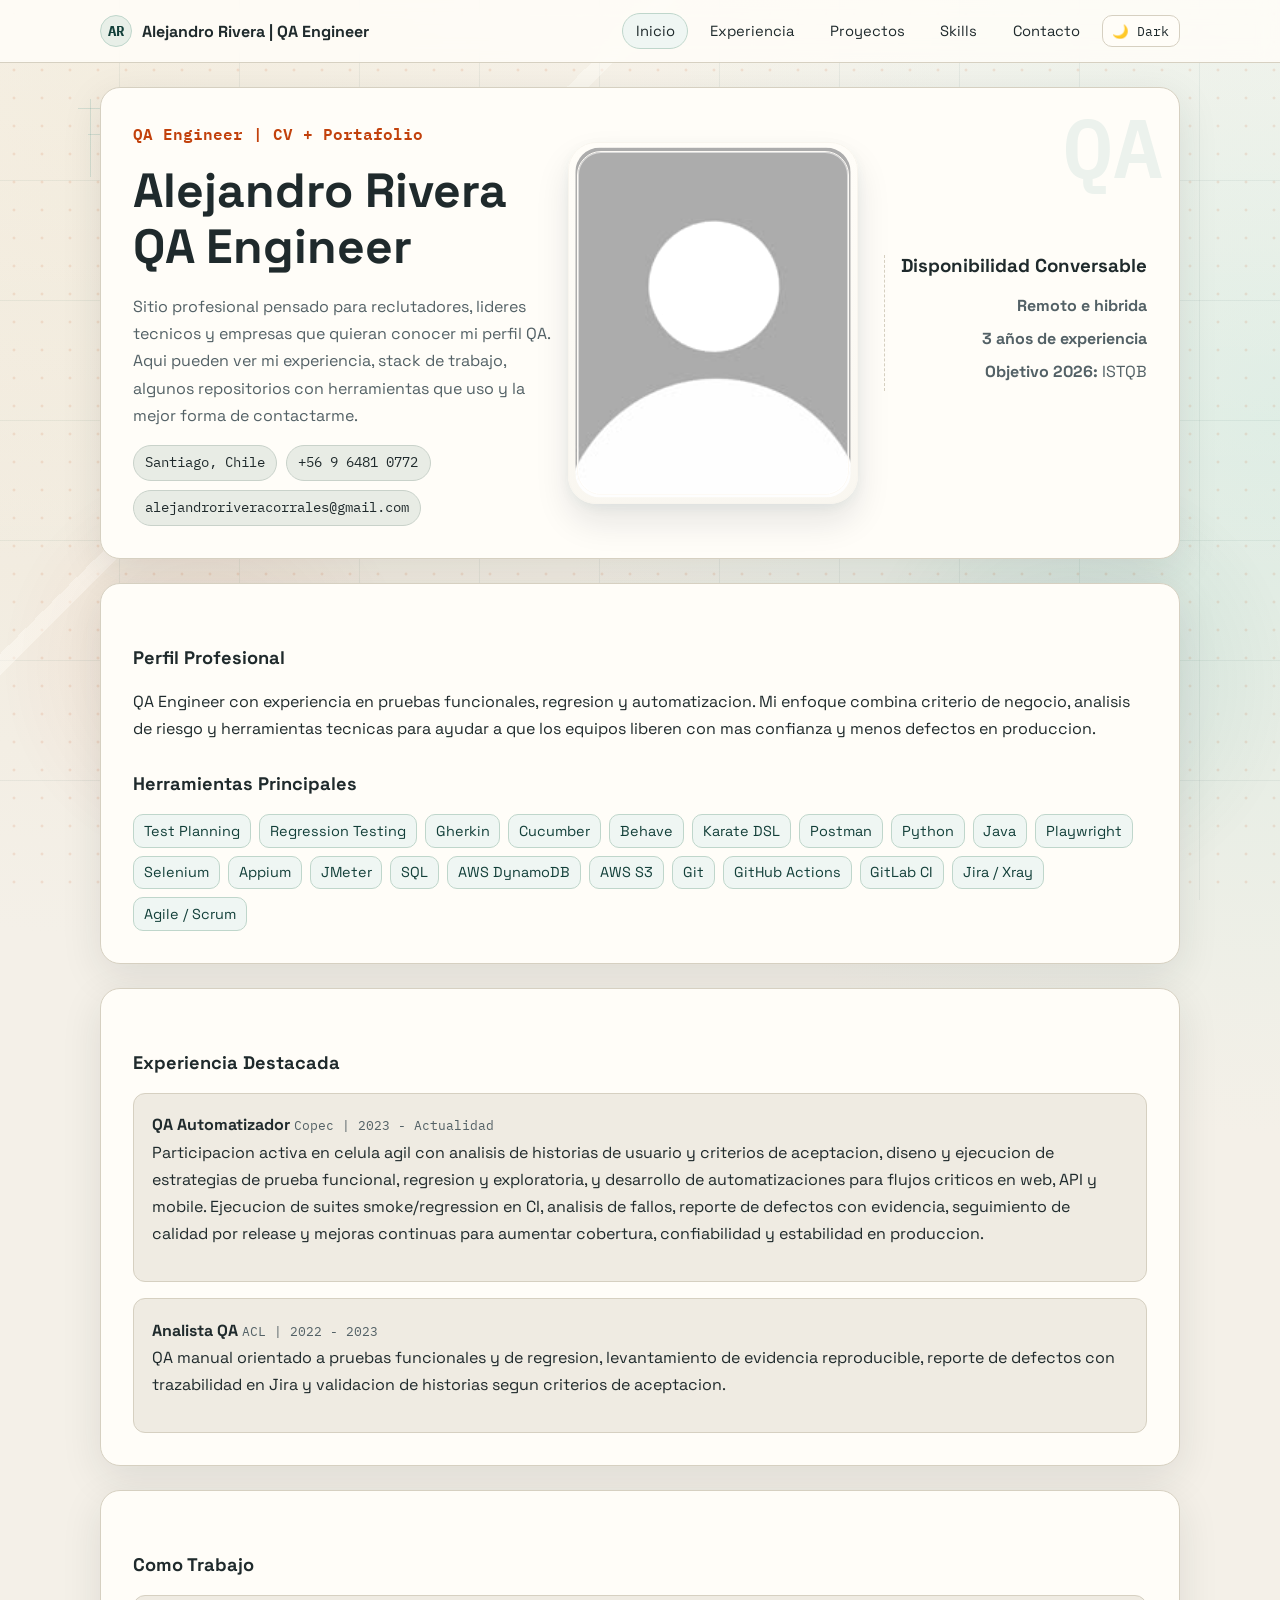
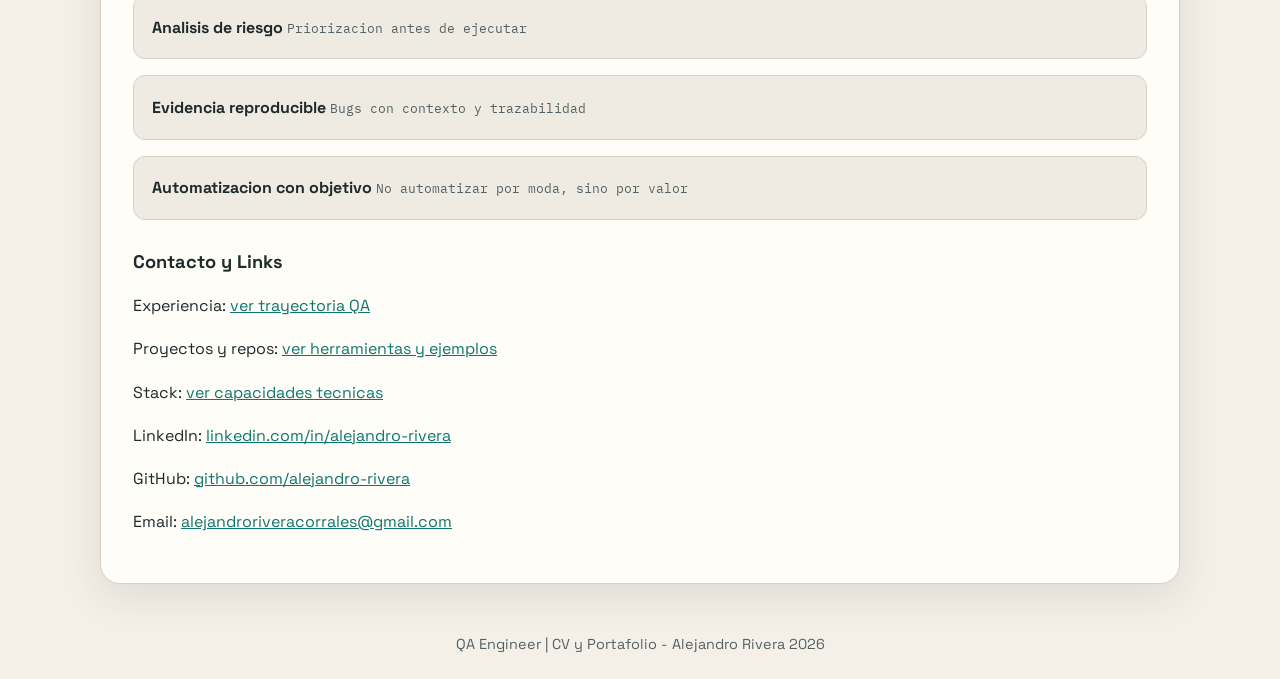
<file: index.html>
<!doctype html>
<html lang="es">
<head>
  <meta charset="UTF-8" />
  <meta name="viewport" content="width=device-width, initial-scale=1.0" />
  <title>QA Engineer | CV y Portafolio - Alejandro Rivera</title>
  <link rel="preconnect" href="https://fonts.googleapis.com" />
  <link rel="preconnect" href="https://fonts.gstatic.com" crossorigin />
  <link href="https://fonts.googleapis.com/css2?family=Space+Grotesk:wght@400;500;700&family=IBM+Plex+Mono:wght@400;600&display=swap" rel="stylesheet" />
  <link rel="stylesheet" href="assets/css/styles.css?v=5" />
</head>
<body>
  <header class="site-header">
    <div class="container nav-row">
      <a class="brand" href="index.html"><span class="brand-mark">AR</span> Alejandro Rivera | QA Engineer</a>
      <button class="nav-toggle" type="button">Menu</button>
      <div style="display: flex; align-items: center;">
        <nav class="nav-links">
          <a class="active" href="index.html">Inicio</a>
          <a href="pages/experiencia.html">Experiencia</a>
          <a href="pages/proyectos.html">Proyectos</a>
          <a href="pages/skills.html">Skills</a>
          <a href="pages/contacto.html">Contacto</a>
        </nav>
        <button class="theme-toggle" type="button">🌙 Dark</button>
      </div>
    </div>
  </header>

  <main class="container page">
    <section class="card hero">
      <div>
        <p class="accent">QA Engineer | CV + Portafolio</p>
        <h1>Alejandro Rivera<br />QA Engineer</h1>
        <p class="subtitle">
          Sitio profesional pensado para reclutadores, lideres tecnicos y empresas que quieran conocer
          mi perfil QA. Aqui pueden ver mi experiencia, stack de trabajo, algunos repositorios con
          herramientas que uso y la mejor forma de contactarme.
        </p>
        <div class="meta">
          <span class="chip">Santiago, Chile</span>
          <span class="chip">+56 9 6481 0772</span>
          <span class="chip">alejandroriveracorrales@gmail.com</span>
        </div>
      </div>
      <figure class="hero-photo">
        <img src="assets/img/image.jpg" alt="Foto de Alejandro Rivera" width="260" height="325" />
      </figure>
      <aside class="status">
        <h3>Disponibilidad Conversable</h3>
        <p><strong>Remoto e hibrida</strong></p>
        <p><strong>3 años de experiencia</strong></p>
        <p><strong>Objetivo 2026:</strong> ISTQB</p>
      </aside>
    </section>

    <section class="card grid">
      <article>
        <h2 class="section-title">Perfil Profesional</h2>
        <p>
          QA Engineer con experiencia en pruebas funcionales, regresion y automatizacion.
          Mi enfoque combina criterio de negocio, analisis de riesgo y herramientas tecnicas para ayudar
          a que los equipos liberen con mas confianza y menos defectos en produccion.
        </p>
      </article>
      <article>
        <h2 class="section-title">Herramientas Principales</h2>
        <div class="skills">
          <button class="skill" type="button" data-tooltip="Defino alcance, riesgos, escenarios criticos y criterios de salida para organizar la estrategia de pruebas de cada entrega.">Test Planning</button>
          <button class="skill" type="button" data-tooltip="Lo uso para validar que los cambios no rompan flujos ya estables y priorizar regresiones segun el impacto del release.">Regression Testing</button>
          <button class="skill" type="button" data-tooltip="Lo uso para escribir escenarios BDD claros y legibles, alineando criterios de aceptacion entre negocio, QA y desarrollo.">Gherkin</button>
          <button class="skill" type="button" data-tooltip="Lo uso para implementar escenarios BDD ejecutables y mantener suites funcionales legibles para negocio y QA.">Cucumber</button>
          <button class="skill" type="button" data-tooltip="Lo he usado junto con Python para automatizar escenarios BDD, conectando lenguaje Gherkin con pasos reutilizables.">Behave</button>
          <button class="skill" type="button" data-tooltip="Lo he usado para automatizar pruebas de API con una sintaxis declarativa, validaciones compactas y buena mantenibilidad.">Karate DSL</button>
          <button class="skill" type="button" data-tooltip="Lo uso para diseñar, ejecutar y documentar pruebas de API, validando status codes, payloads y comportamientos esperados.">Postman</button>
          <button class="skill" type="button" data-tooltip="Lo uso para construir automatizaciones QA, utilidades de soporte y flujos BDD con foco en mantenibilidad y claridad.">Python</button>
          <button class="skill" type="button" data-tooltip="Lo he utilizado para trabajar con herramientas y frameworks de automatizacion orientados a pruebas API y backend.">Java</button>
          <button class="skill" type="button" data-tooltip="Lo he usado para pruebas automatizadas web usando Python y Behave para BDD, validando flujos end-to-end en navegadores modernos.">Playwright</button>
          <button class="skill" type="button" data-tooltip="He automatizado y mantenido codigo de pruebas automatizadas con Selenium en proyectos legacy, cuidando estabilidad y continuidad de la suite.">Selenium</button>
          <button class="skill" type="button" data-tooltip="Lo uso para automatizar pruebas moviles sobre Android y iOS, validando flujos funcionales en aplicaciones nativas e hibridas.">Appium</button>
          <button class="skill" type="button" data-tooltip="Lo he usado para pruebas de rendimiento y carga, analizando tiempos de respuesta y comportamiento bajo concurrencia.">JMeter</button>
          <button class="skill" type="button" data-tooltip="Lo uso para consultar, validar y contrastar datos en base de datos durante pruebas funcionales, de integracion y de consistencia.">SQL</button>
          <button class="skill" type="button" data-tooltip="Lo uso para validar datos y flujos apoyados en DynamoDB cuando las pruebas requieren revisar persistencia y consistencia de informacion.">AWS DynamoDB</button>
          <button class="skill" type="button" data-tooltip="Lo he utilizado para validar archivos, evidencias y objetos almacenados en S3 dentro de flujos funcionales e integraciones.">AWS S3</button>
          <button class="skill" type="button" data-tooltip="Lo uso para versionar codigo, revisar cambios y mantener trazabilidad clara en flujos de desarrollo y automatizacion QA.">Git</button>
          <button class="skill" type="button" data-tooltip="Lo uso para ejecutar pipelines de validacion, automatizaciones QA y checks que ayudan a mantener la calidad en cada cambio.">GitHub Actions</button>
          <button class="skill" type="button" data-tooltip="Lo he usado para ejecutar pipelines CI, automatizar validaciones y apoyar procesos de entrega continua en proyectos con GitLab.">GitLab CI</button>
          <button class="skill" type="button" data-tooltip="Lo uso para gestionar historias, evidencias, ejecuciones y trazabilidad de pruebas dentro del ciclo QA del equipo.">Jira / Xray</button>
          <button class="skill" type="button" data-tooltip="Trabajo bajo metodologias agiles para planificar, refinar, ejecutar y dar seguimiento a historias, bugs y entregas junto al equipo.">Agile / Scrum</button>
        </div>
      </article>
    </section>

    <section class="card grid">
      <article>
        <h2 class="section-title">Experiencia Destacada</h2>
        <ul class="list">
          <li class="timeline-item">
            <strong>QA Automatizador</strong>
            <small>Copec | 2023 - Actualidad</small>
            <p>
              Participacion activa en celula agil con analisis de historias de usuario y criterios de aceptacion,
              diseno y ejecucion de estrategias de prueba funcional, regresion y exploratoria, y desarrollo de
              automatizaciones para flujos criticos en web, API y mobile. Ejecucion de suites smoke/regression en CI,
              analisis de fallos, reporte de defectos con evidencia, seguimiento de calidad por release y mejoras
              continuas para aumentar cobertura, confiabilidad y estabilidad en produccion.
            </p>
          </li>
          <li class="timeline-item">
            <strong>Analista QA</strong>
            <small>ACL | 2022 - 2023</small>
            <p>
              QA manual orientado a pruebas funcionales y de regresion, levantamiento de evidencia reproducible,
              reporte de defectos con trazabilidad en Jira y validacion de historias segun criterios de aceptacion.
            </p>
          </li>
        </ul>
      </article>
    </section>

    <section class="card grid">
      <article>
        <h2 class="section-title">Como Trabajo</h2>
        <ul class="list">
          <li class="timeline-item">
            <strong>Analisis de riesgo</strong>
            <small>Priorizacion antes de ejecutar</small>
          </li>
          <li class="timeline-item">
            <strong>Evidencia reproducible</strong>
            <small>Bugs con contexto y trazabilidad</small>
          </li>
          <li class="timeline-item">
            <strong>Automatizacion con objetivo</strong>
            <small>No automatizar por moda, sino por valor</small>
          </li>
        </ul>
      </article>
      <article class="contact">
        <h2 class="section-title">Contacto y Links</h2>
        <p>Experiencia: <a href="pages/experiencia.html">ver trayectoria QA</a></p>
        <p>Proyectos y repos: <a href="pages/proyectos.html">ver herramientas y ejemplos</a></p>
        <p>Stack: <a href="pages/skills.html">ver capacidades tecnicas</a></p>
        <p>LinkedIn: <a href="https://www.linkedin.com" target="_blank" rel="noreferrer">linkedin.com/in/alejandro-rivera</a></p>
        <p>GitHub: <a href="https://github.com" target="_blank" rel="noreferrer">github.com/alejandro-rivera</a></p>
        <p>Email: <a href="mailto:alejandroriveracorrales@gmail.com">alejandroriveracorrales@gmail.com</a></p>
      </article>
    </section>
  </main>

  <footer class="site-footer"><p>QA Engineer | CV y Portafolio - Alejandro Rivera <span data-year></span></p></footer>
  <script src="assets/js/app.js?v=4"></script>
</body>
</html>
</file>
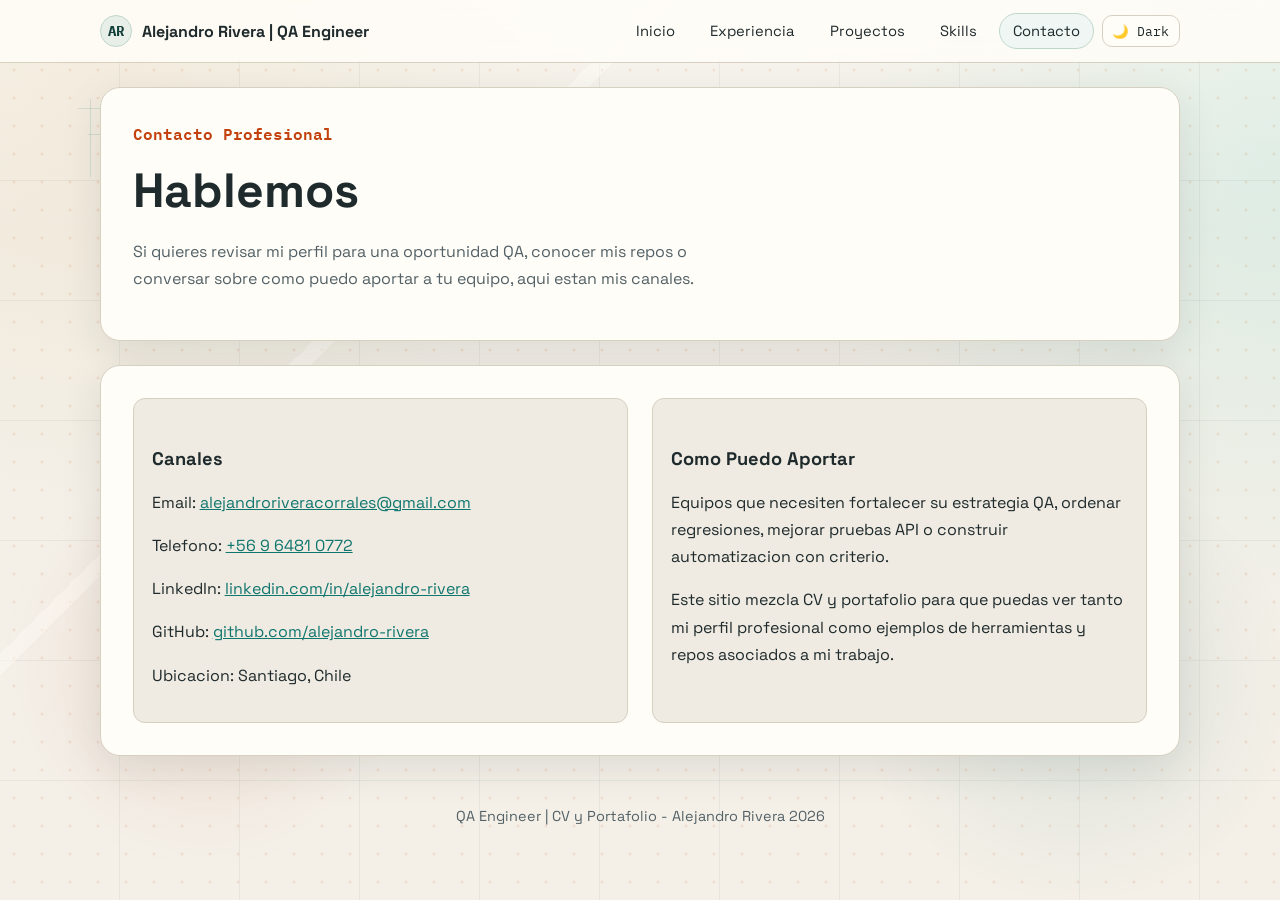
<file: pages/contacto.html>
<!doctype html>
<html lang="es">
<head>
  <meta charset="UTF-8" />
  <meta name="viewport" content="width=device-width, initial-scale=1.0" />
  <title>Contacto | CV y Portafolio - Alejandro Rivera</title>
  <link rel="preconnect" href="https://fonts.googleapis.com" />
  <link rel="preconnect" href="https://fonts.gstatic.com" crossorigin />
  <link href="https://fonts.googleapis.com/css2?family=Space+Grotesk:wght@400;500;700&family=IBM+Plex+Mono:wght@400;600&display=swap" rel="stylesheet" />
  <link rel="stylesheet" href="../assets/css/styles.css?v=5" />
</head>
<body>
  <header class="site-header">
    <div class="container nav-row">
      <a class="brand" href="../index.html"><span class="brand-mark">AR</span> Alejandro Rivera | QA Engineer</a>
      <button class="nav-toggle" type="button">Menu</button>
      <div style="display: flex; align-items: center;">
        <nav class="nav-links">
          <a href="../index.html">Inicio</a>
          <a href="experiencia.html">Experiencia</a>
          <a href="proyectos.html">Proyectos</a>
          <a href="skills.html">Skills</a>
          <a class="active" href="contacto.html">Contacto</a>
        </nav>
        <button class="theme-toggle" type="button">🌙 Dark</button>
      </div>
    </div>
  </header>

  <main class="container page">
    <section class="card">
      <p class="accent">Contacto Profesional</p>
      <h1>Hablemos</h1>
      <p class="subtitle">Si quieres revisar mi perfil para una oportunidad QA, conocer mis repos o conversar sobre como puedo aportar a tu equipo, aqui estan mis canales.</p>
    </section>

    <section class="card grid-2">
      <article class="panel">
        <h2 class="section-title">Canales</h2>
        <p>Email: <a href="mailto:alejandroriveracorrales@gmail.com">alejandroriveracorrales@gmail.com</a></p>
        <p>Telefono: <a href="tel:+56964810772">+56 9 6481 0772</a></p>
        <p>LinkedIn: <a href="https://www.linkedin.com" target="_blank" rel="noreferrer">linkedin.com/in/alejandro-rivera</a></p>
        <p>GitHub: <a href="https://github.com" target="_blank" rel="noreferrer">github.com/alejandro-rivera</a></p>
        <p>Ubicacion: Santiago, Chile</p>
      </article>
      <article class="panel">
        <h2 class="section-title">Como Puedo Aportar</h2>
        <p>Equipos que necesiten fortalecer su estrategia QA, ordenar regresiones, mejorar pruebas API o construir automatizacion con criterio.</p>
        <p>Este sitio mezcla CV y portafolio para que puedas ver tanto mi perfil profesional como ejemplos de herramientas y repos asociados a mi trabajo.</p>
      </article>
    </section>

  </main>

  <footer class="site-footer"><p>QA Engineer | CV y Portafolio - Alejandro Rivera <span data-year></span></p></footer>
  <script src="../assets/js/app.js?v=4"></script>
</body>
</html>
</file>
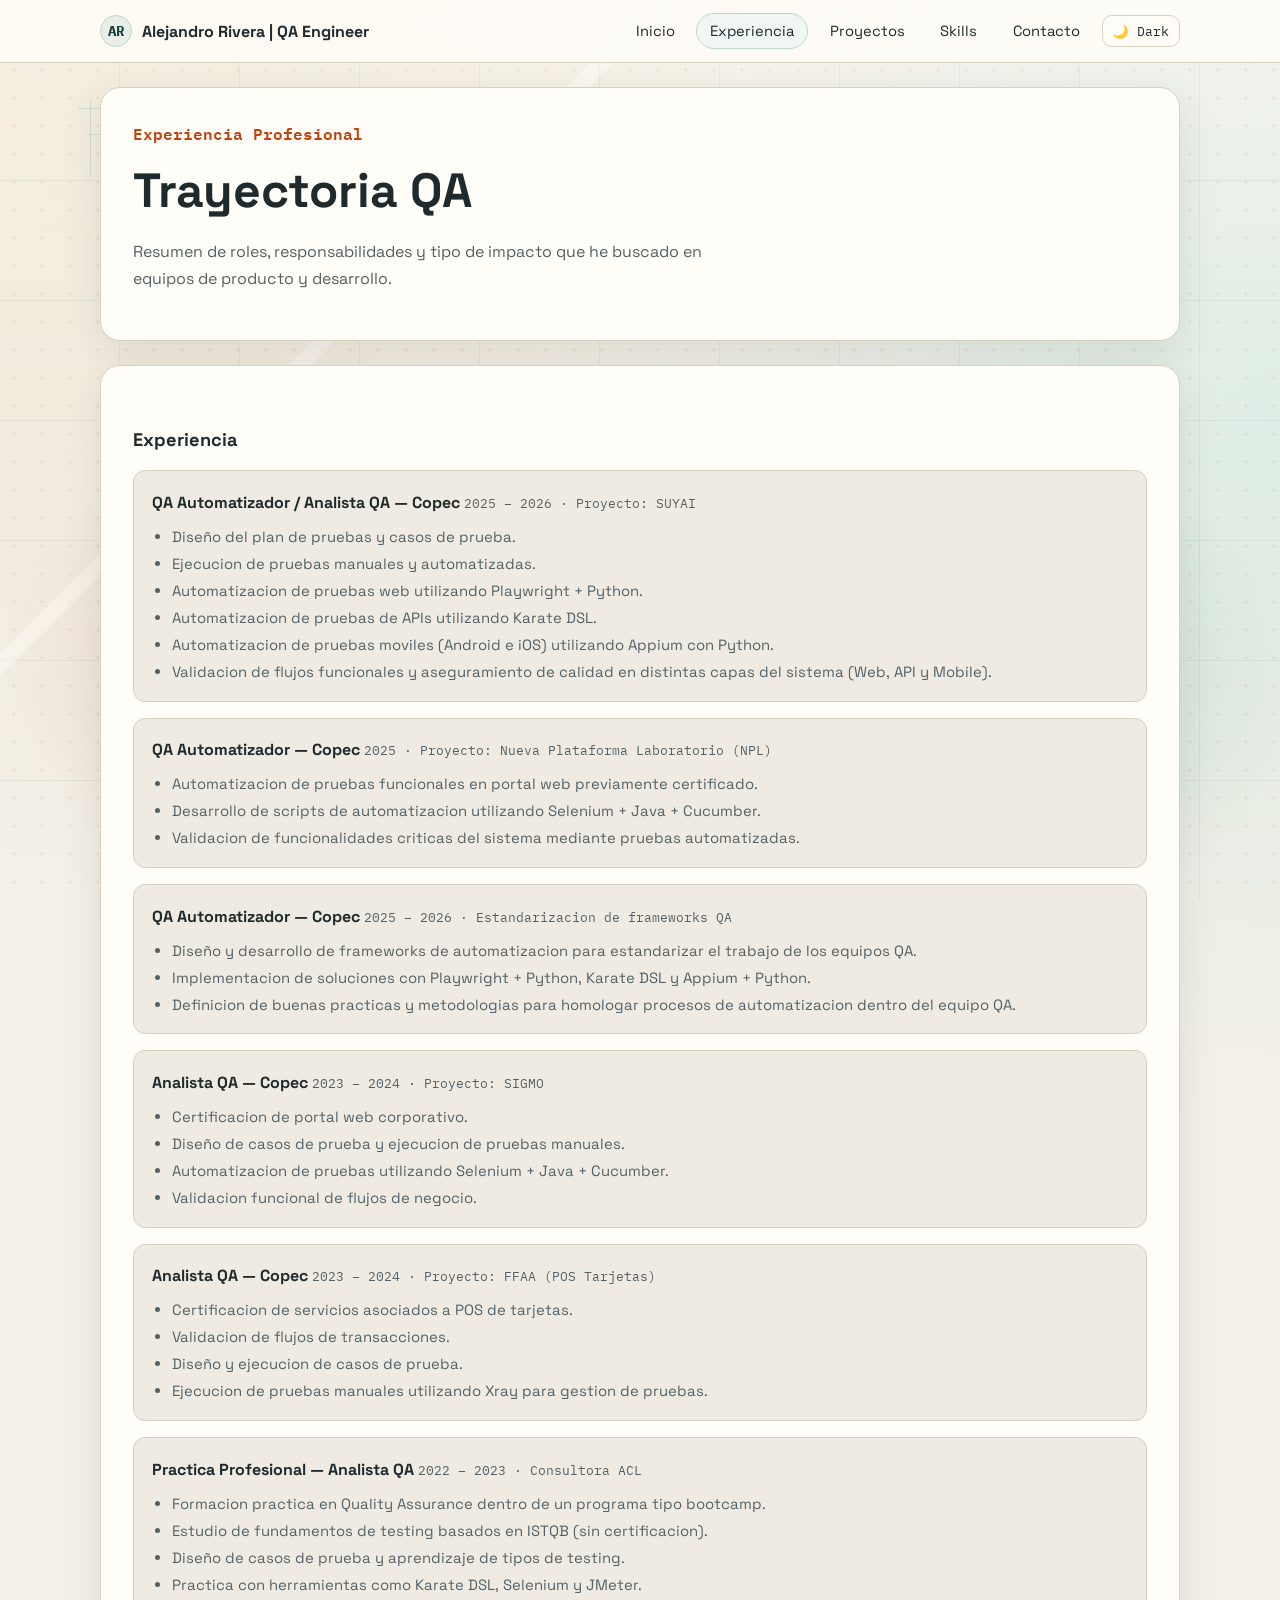
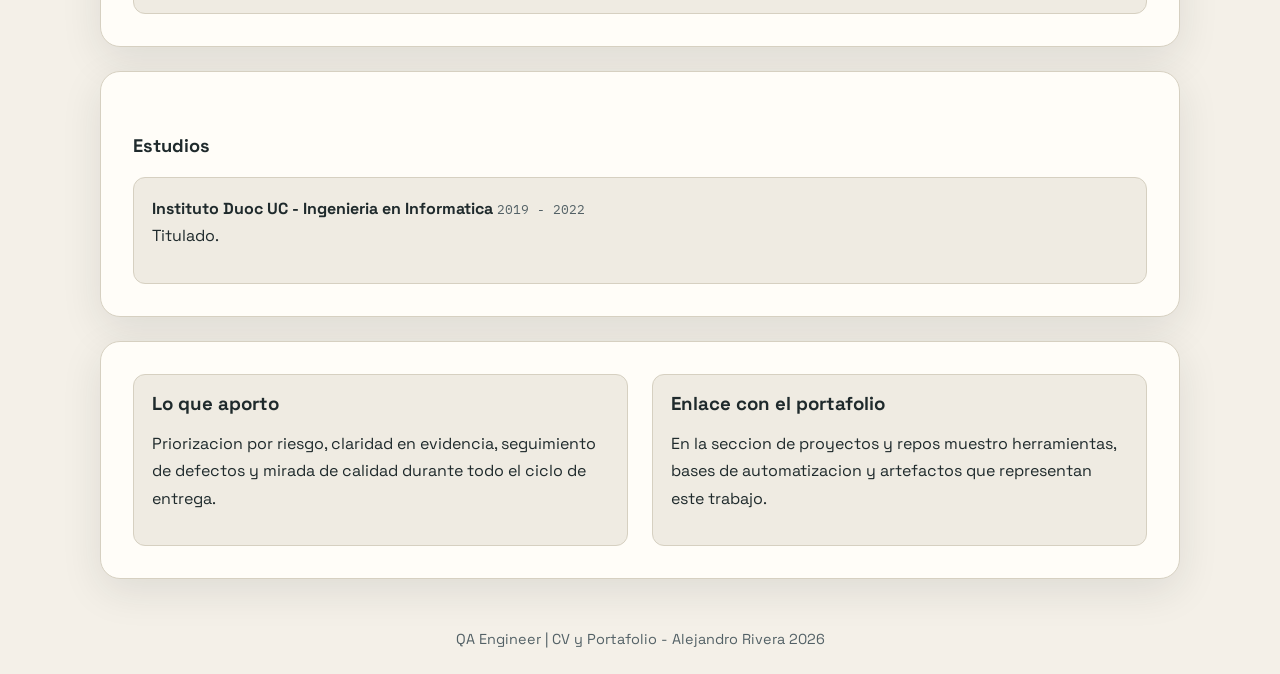
<file: pages/experiencia.html>
<!doctype html>
<html lang="es">
<head>
  <meta charset="UTF-8" />
  <meta name="viewport" content="width=device-width, initial-scale=1.0" />
  <title>Experiencia QA | CV y Portafolio - Alejandro Rivera</title>
  <link rel="preconnect" href="https://fonts.googleapis.com" />
  <link rel="preconnect" href="https://fonts.gstatic.com" crossorigin />
  <link href="https://fonts.googleapis.com/css2?family=Space+Grotesk:wght@400;500;700&family=IBM+Plex+Mono:wght@400;600&display=swap" rel="stylesheet" />
  <link rel="stylesheet" href="../assets/css/styles.css?v=5" />
</head>
<body>
  <header class="site-header">
    <div class="container nav-row">
      <a class="brand" href="../index.html"><span class="brand-mark">AR</span> Alejandro Rivera | QA Engineer</a>
      <button class="nav-toggle" type="button">Menu</button>
      <div style="display: flex; align-items: center;">
        <nav class="nav-links">
          <a href="../index.html">Inicio</a>
          <a class="active" href="experiencia.html">Experiencia</a>
          <a href="proyectos.html">Proyectos</a>
          <a href="skills.html">Skills</a>
          <a href="contacto.html">Contacto</a>
        </nav>
        <button class="theme-toggle" type="button">🌙 Dark</button>
      </div>
    </div>
  </header>

  <main class="container page">
    <section class="card">
      <p class="accent">Experiencia Profesional</p>
      <h1>Trayectoria QA</h1>
      <p class="subtitle">Resumen de roles, responsabilidades y tipo de impacto que he buscado en equipos de producto y desarrollo.</p>
    </section>

    <section class="card">
      <h2 class="section-title">Experiencia</h2>
      <ul class="list">

        <li class="timeline-item">
          <strong>QA Automatizador / Analista QA — Copec</strong>
          <small>2025 – 2026 &middot; Proyecto: SUYAI</small>
          <ul class="timeline-bullets">
            <li>Diseño del plan de pruebas y casos de prueba.</li>
            <li>Ejecucion de pruebas manuales y automatizadas.</li>
            <li>Automatizacion de pruebas web utilizando Playwright + Python.</li>
            <li>Automatizacion de pruebas de APIs utilizando Karate DSL.</li>
            <li>Automatizacion de pruebas moviles (Android e iOS) utilizando Appium con Python.</li>
            <li>Validacion de flujos funcionales y aseguramiento de calidad en distintas capas del sistema (Web, API y Mobile).</li>
          </ul>
        </li>

        <li class="timeline-item">
          <strong>QA Automatizador — Copec</strong>
          <small>2025 &middot; Proyecto: Nueva Plataforma Laboratorio (NPL)</small>
          <ul class="timeline-bullets">
            <li>Automatizacion de pruebas funcionales en portal web previamente certificado.</li>
            <li>Desarrollo de scripts de automatizacion utilizando Selenium + Java + Cucumber.</li>
            <li>Validacion de funcionalidades criticas del sistema mediante pruebas automatizadas.</li>
          </ul>
        </li>

        <li class="timeline-item">
          <strong>QA Automatizador — Copec</strong>
          <small>2025 – 2026 &middot; Estandarizacion de frameworks QA</small>
          <ul class="timeline-bullets">
            <li>Diseño y desarrollo de frameworks de automatizacion para estandarizar el trabajo de los equipos QA.</li>
            <li>Implementacion de soluciones con Playwright + Python, Karate DSL y Appium + Python.</li>
            <li>Definicion de buenas practicas y metodologias para homologar procesos de automatizacion dentro del equipo QA.</li>
          </ul>
        </li>

        <li class="timeline-item">
          <strong>Analista QA — Copec</strong>
          <small>2023 – 2024 &middot; Proyecto: SIGMO</small>
          <ul class="timeline-bullets">
            <li>Certificacion de portal web corporativo.</li>
            <li>Diseño de casos de prueba y ejecucion de pruebas manuales.</li>
            <li>Automatizacion de pruebas utilizando Selenium + Java + Cucumber.</li>
            <li>Validacion funcional de flujos de negocio.</li>
          </ul>
        </li>

        <li class="timeline-item">
          <strong>Analista QA — Copec</strong>
          <small>2023 – 2024 &middot; Proyecto: FFAA (POS Tarjetas)</small>
          <ul class="timeline-bullets">
            <li>Certificacion de servicios asociados a POS de tarjetas.</li>
            <li>Validacion de flujos de transacciones.</li>
            <li>Diseño y ejecucion de casos de prueba.</li>
            <li>Ejecucion de pruebas manuales utilizando Xray para gestion de pruebas.</li>
          </ul>
        </li>

        <li class="timeline-item">
          <strong>Practica Profesional — Analista QA</strong>
          <small>2022 – 2023 &middot; Consultora ACL</small>
          <ul class="timeline-bullets">
            <li>Formacion practica en Quality Assurance dentro de un programa tipo bootcamp.</li>
            <li>Estudio de fundamentos de testing basados en ISTQB (sin certificacion).</li>
            <li>Diseño de casos de prueba y aprendizaje de tipos de testing.</li>
            <li>Practica con herramientas como Karate DSL, Selenium y JMeter.</li>
          </ul>
        </li>

      </ul>
    </section>

    <section class="card">
      <h2 class="section-title">Estudios</h2>
      <ul class="list">
        <li class="timeline-item">
          <strong>Instituto Duoc UC - Ingenieria en Informatica</strong>
          <small>2019 - 2022</small>
          <p>Titulado.</p>
        </li>
      </ul>
    </section>

    <section class="card grid-2">
      <article class="panel">
        <h3>Lo que aporto</h3>
        <p>Priorizacion por riesgo, claridad en evidencia, seguimiento de defectos y mirada de calidad durante todo el ciclo de entrega.</p>
      </article>
      <article class="panel">
        <h3>Enlace con el portafolio</h3>
        <p>En la seccion de proyectos y repos muestro herramientas, bases de automatizacion y artefactos que representan este trabajo.</p>
      </article>
    </section>
  </main>

  <footer class="site-footer"><p>QA Engineer | CV y Portafolio - Alejandro Rivera <span data-year></span></p></footer>
  <script src="../assets/js/app.js?v=4"></script>
</body>
</html>
</file>
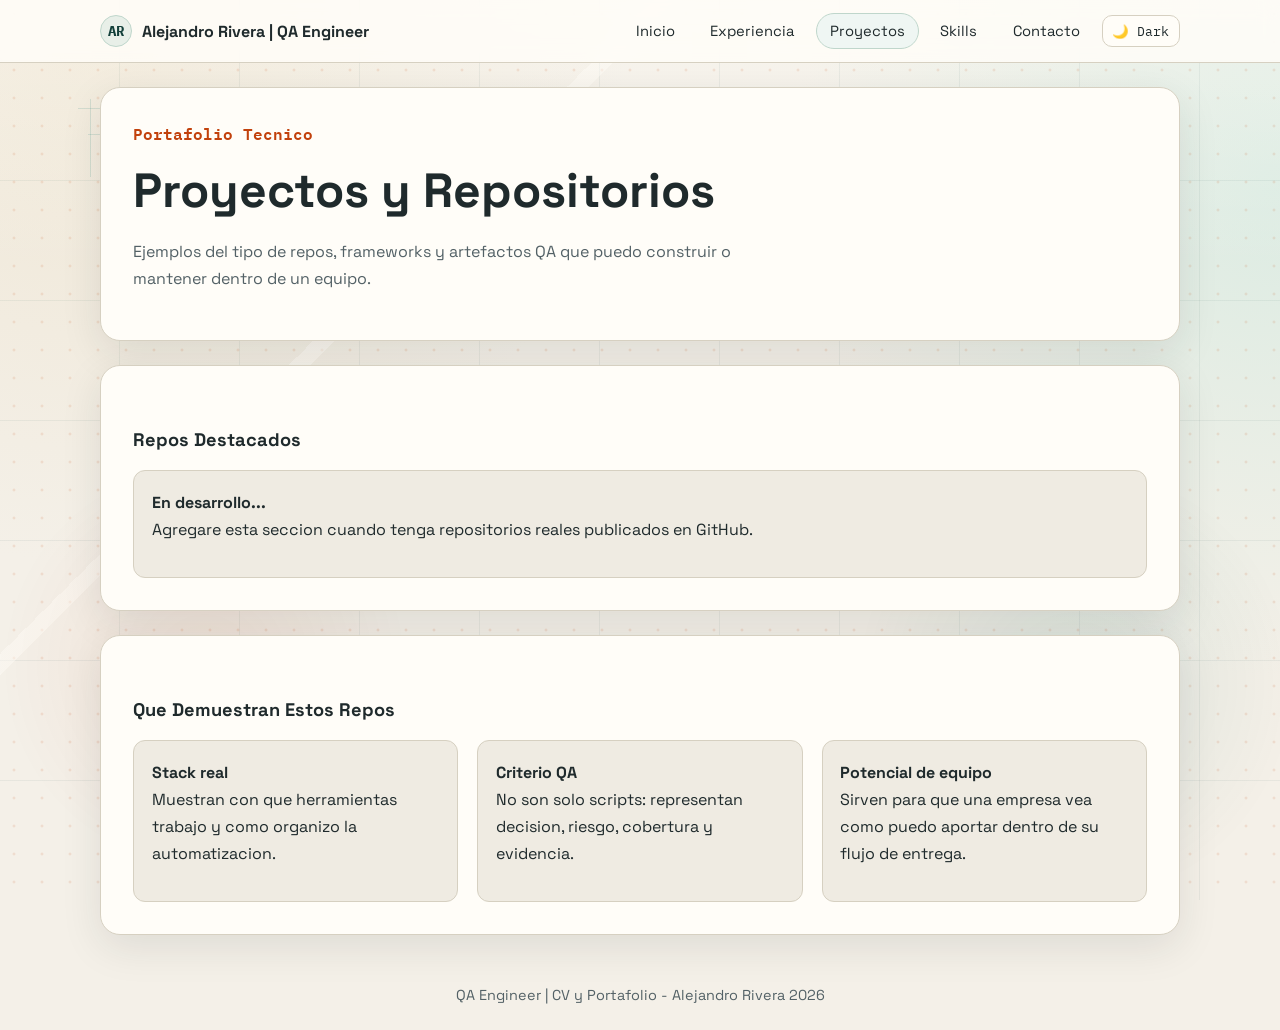
<file: pages/proyectos.html>
<!doctype html>
<html lang="es">
<head>
  <meta charset="UTF-8" />
  <meta name="viewport" content="width=device-width, initial-scale=1.0" />
  <title>Proyectos y Repos | CV y Portafolio - Alejandro Rivera</title>
  <link rel="preconnect" href="https://fonts.googleapis.com" />
  <link rel="preconnect" href="https://fonts.gstatic.com" crossorigin />
  <link href="https://fonts.googleapis.com/css2?family=Space+Grotesk:wght@400;500;700&family=IBM+Plex+Mono:wght@400;600&display=swap" rel="stylesheet" />
  <link rel="stylesheet" href="../assets/css/styles.css?v=5" />
</head>
<body>
  <header class="site-header">
    <div class="container nav-row">
      <a class="brand" href="../index.html"><span class="brand-mark">AR</span> Alejandro Rivera | QA Engineer</a>
      <button class="nav-toggle" type="button">Menu</button>
      <div style="display: flex; align-items: center;">
        <nav class="nav-links">
          <a href="../index.html">Inicio</a>
          <a href="experiencia.html">Experiencia</a>
          <a class="active" href="proyectos.html">Proyectos</a>
          <a href="skills.html">Skills</a>
          <a href="contacto.html">Contacto</a>
        </nav>
        <button class="theme-toggle" type="button">🌙 Dark</button>
      </div>
    </div>
  </header>

  <main class="container page">
    <section class="card">
      <p class="accent">Portafolio Tecnico</p>
      <h1>Proyectos y Repositorios</h1>
      <p class="subtitle">Ejemplos del tipo de repos, frameworks y artefactos QA que puedo construir o mantener dentro de un equipo.</p>
    </section>

    <section class="card">
      <h2 class="section-title">Repos Destacados</h2>
      <article class="panel">
        <strong>En desarrollo...</strong>
        <p>Agregare esta seccion cuando tenga repositorios reales publicados en GitHub.</p>
      </article>
    </section>

    <section class="card">
      <h2 class="section-title">Que Demuestran Estos Repos</h2>
      <div class="grid-3">
        <article class="panel"><strong>Stack real</strong><p>Muestran con que herramientas trabajo y como organizo la automatizacion.</p></article>
        <article class="panel"><strong>Criterio QA</strong><p>No son solo scripts: representan decision, riesgo, cobertura y evidencia.</p></article>
        <article class="panel"><strong>Potencial de equipo</strong><p>Sirven para que una empresa vea como puedo aportar dentro de su flujo de entrega.</p></article>
      </div>
    </section>
  </main>

  <footer class="site-footer"><p>QA Engineer | CV y Portafolio - Alejandro Rivera <span data-year></span></p></footer>
  <script src="../assets/js/app.js?v=4"></script>
</body>
</html>
</file>
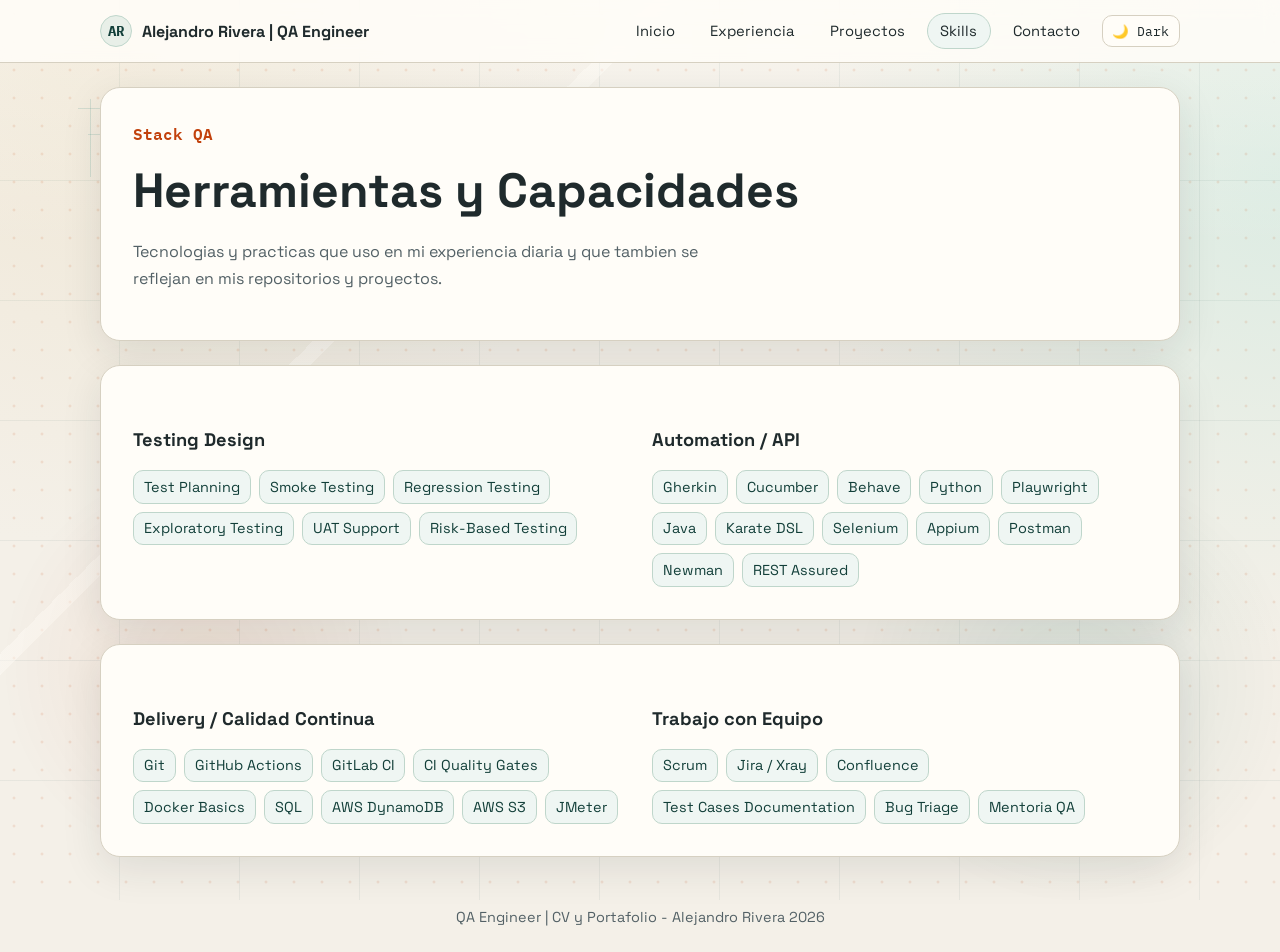
<file: pages/skills.html>
<!doctype html>
<html lang="es">
<head>
  <meta charset="UTF-8" />
  <meta name="viewport" content="width=device-width, initial-scale=1.0" />
  <title>Stack QA | CV y Portafolio - Alejandro Rivera</title>
  <link rel="preconnect" href="https://fonts.googleapis.com" />
  <link rel="preconnect" href="https://fonts.gstatic.com" crossorigin />
  <link href="https://fonts.googleapis.com/css2?family=Space+Grotesk:wght@400;500;700&family=IBM+Plex+Mono:wght@400;600&display=swap" rel="stylesheet" />
  <link rel="stylesheet" href="../assets/css/styles.css?v=5" />
</head>
<body>
  <header class="site-header">
    <div class="container nav-row">
      <a class="brand" href="../index.html"><span class="brand-mark">AR</span> Alejandro Rivera | QA Engineer</a>
      <button class="nav-toggle" type="button">Menu</button>
      <div style="display: flex; align-items: center;">
        <nav class="nav-links">
          <a href="../index.html">Inicio</a>
          <a href="experiencia.html">Experiencia</a>
          <a href="proyectos.html">Proyectos</a>
          <a class="active" href="skills.html">Skills</a>
          <a href="contacto.html">Contacto</a>
        </nav>
        <button class="theme-toggle" type="button">🌙 Dark</button>
      </div>
    </div>
  </header>

  <main class="container page">
    <section class="card">
      <p class="accent">Stack QA</p>
      <h1>Herramientas y Capacidades</h1>
      <p class="subtitle">Tecnologias y practicas que uso en mi experiencia diaria y que tambien se reflejan en mis repositorios y proyectos.</p>
    </section>

    <section class="card grid-2">
      <article>
        <h2 class="section-title">Testing Design</h2>
        <div class="skills">
          <button class="skill" type="button" data-tooltip="Defino alcance, riesgos, escenarios criticos y criterios de salida para organizar la estrategia de pruebas de cada entrega.">Test Planning</button>
          <span class="skill">Smoke Testing</span>
          <button class="skill" type="button" data-tooltip="Lo uso para validar que los cambios no rompan flujos ya estables y priorizar regresiones segun el impacto del release.">Regression Testing</button>
          <span class="skill">Exploratory Testing</span>
          <span class="skill">UAT Support</span>
          <span class="skill">Risk-Based Testing</span>
        </div>
      </article>
      <article>
        <h2 class="section-title">Automation / API</h2>
        <div class="skills">
          <button class="skill" type="button" data-tooltip="Lo uso para escribir escenarios BDD claros y legibles, alineando criterios de aceptacion entre negocio, QA y desarrollo.">Gherkin</button>
          <button class="skill" type="button" data-tooltip="Lo uso para implementar escenarios BDD ejecutables y mantener suites funcionales legibles para negocio y QA.">Cucumber</button>
          <button class="skill" type="button" data-tooltip="Lo he usado junto con Python para automatizar escenarios BDD, conectando lenguaje Gherkin con pasos reutilizables.">Behave</button>
          <button class="skill" type="button" data-tooltip="Lo uso para construir automatizaciones QA, utilidades de soporte y flujos BDD con foco en mantenibilidad y claridad.">Python</button>
          <button class="skill" type="button" data-tooltip="Lo he usado para pruebas automatizadas web usando Python y Behave para BDD, validando flujos end-to-end en navegadores modernos.">Playwright</button>
          <button class="skill" type="button" data-tooltip="Lo he utilizado para trabajar con herramientas y frameworks de automatizacion orientados a pruebas API y backend.">Java</button>
          <button class="skill" type="button" data-tooltip="Lo he usado para automatizar pruebas de API con una sintaxis declarativa, validaciones compactas y buena mantenibilidad.">Karate DSL</button>
          <button class="skill" type="button" data-tooltip="He automatizado y mantenido codigo de pruebas automatizadas con Selenium en proyectos legacy, cuidando estabilidad y continuidad de la suite.">Selenium</button>
          <button class="skill" type="button" data-tooltip="Lo uso para automatizar pruebas moviles sobre Android y iOS, validando flujos funcionales en aplicaciones nativas e hibridas.">Appium</button>
          <button class="skill" type="button" data-tooltip="Lo uso para diseñar, ejecutar y documentar pruebas de API, validando status codes, payloads y comportamientos esperados.">Postman</button>
          <button class="skill" type="button" data-tooltip="Lo utilizo para correr colecciones de Postman desde linea de comandos y dejar validaciones integradas en flujos CI/CD.">Newman</button>
          <span class="skill">REST Assured</span>
        </div>
      </article>
    </section>

    <section class="card grid-2">
      <article>
        <h2 class="section-title">Delivery / Calidad Continua</h2>
        <div class="skills">
          <button class="skill" type="button" data-tooltip="Lo uso para versionar codigo, revisar cambios y mantener trazabilidad clara en flujos de desarrollo y automatizacion QA.">Git</button>
          <button class="skill" type="button" data-tooltip="Lo uso para ejecutar pipelines de validacion, automatizaciones QA y checks que ayudan a mantener la calidad en cada cambio.">GitHub Actions</button>
          <button class="skill" type="button" data-tooltip="Lo he usado para ejecutar pipelines CI, automatizar validaciones y apoyar procesos de entrega continua en proyectos con GitLab.">GitLab CI</button>
          <span class="skill">CI Quality Gates</span>
          <span class="skill">Docker Basics</span>
          <button class="skill" type="button" data-tooltip="Lo uso para consultar, validar y contrastar datos en base de datos durante pruebas funcionales, de integracion y de consistencia.">SQL</button>
          <button class="skill" type="button" data-tooltip="Lo uso para validar datos y flujos apoyados en DynamoDB cuando las pruebas requieren revisar persistencia y consistencia de informacion.">AWS DynamoDB</button>
          <button class="skill" type="button" data-tooltip="Lo he utilizado para validar archivos, evidencias y objetos almacenados en S3 dentro de flujos funcionales e integraciones.">AWS S3</button>
          <button class="skill" type="button" data-tooltip="Lo he usado para pruebas de rendimiento y carga, analizando tiempos de respuesta y comportamiento bajo concurrencia.">JMeter</button>
        </div>
      </article>
      <article>
        <h2 class="section-title">Trabajo con Equipo</h2>
        <div class="skills">
          <button class="skill" type="button" data-tooltip="Trabajo bajo Scrum para planificar, refinar y dar seguimiento a historias, bugs y entregas junto con el equipo de desarrollo.">Scrum</button>
          <button class="skill" type="button" data-tooltip="Lo uso para gestionar historias, evidencias, ejecuciones y trazabilidad de pruebas dentro del ciclo QA del equipo.">Jira / Xray</button>
          <span class="skill">Confluence</span>
          <span class="skill">Test Cases Documentation</span>
          <span class="skill">Bug Triage</span>
          <span class="skill">Mentoria QA</span>
        </div>
      </article>
    </section>
  </main>

  <footer class="site-footer"><p>QA Engineer | CV y Portafolio - Alejandro Rivera <span data-year></span></p></footer>
  <script src="../assets/js/app.js?v=4"></script>
</body>
</html>
</file>
<file: assets/css/styles.css>
:root {
  --bg: #f4f0e8;
  --surface: #fffdf8;
  --ink: #1f2a2c;
  --muted: #536166;
  --line: #d6d0c1;
  --brand: #0f766e;
  --brand-2: #c2410c;
  --chip: #e8ece5;
  --chip-border: #c9d2ca;
  --skill-bg: #eff6f3;
  --skill-text: #123f39;
  --skill-border: #bfd6cb;
  --mark-bg: #e8efe8;
  --mark-border: #bfd6cb;
  --mark-text: #123f39;
  --nav-hover-bg: #eff6f3;
  --nav-hover-border: #bfd6cb;
  --shadow: 0 12px 40px rgba(31, 42, 44, 0.1);
  --bg-orb-a: rgba(239, 230, 212, 0.92);
  --bg-orb-b: rgba(216, 235, 226, 0.86);
  --bg-grid: rgba(18, 63, 57, 0.07);
  --bg-grid-strong: rgba(15, 118, 110, 0.14);
  --bg-dot: rgba(194, 65, 12, 0.14);
  --bg-panel: rgba(255, 253, 248, 0.5);
}

[data-theme="dark"] {
  --bg: #0f1419;
  --surface: #1a202c;
  --ink: #e8ecf1;
  --muted: #a8b5c4;
  --line: #3a4556;
  --brand: #4dd0d0;
  --brand-2: #ff9966;
  --chip: #2d3a4a;
  --chip-border: #4a5a68;
  --skill-bg: #1f3a36;
  --skill-text: #7ce5e1;
  --skill-border: #3a6663;
  --mark-bg: #2d3a4a;
  --mark-border: #4a5a68;
  --mark-text: #7ce5e1;
  --nav-hover-bg: #2d3a4a;
  --nav-hover-border: #4dd0d0;
  --shadow: 0 12px 40px rgba(0, 0, 0, 0.3);
  --bg-orb-a: rgba(23, 52, 61, 0.72);
  --bg-orb-b: rgba(36, 63, 54, 0.66);
  --bg-grid: rgba(124, 229, 225, 0.08);
  --bg-grid-strong: rgba(77, 208, 208, 0.18);
  --bg-dot: rgba(255, 153, 102, 0.14);
  --bg-panel: rgba(20, 27, 34, 0.46);
}

* {
  box-sizing: border-box;
}

html,
body {
  margin: 0;
  padding: 0;
}

body {
  position: relative;
  min-height: 100vh;
  overflow-x: hidden;
  isolation: isolate;
  font-family: "Space Grotesk", "Segoe UI", sans-serif;
  color: var(--ink);
  line-height: 1.7;
  background:
    linear-gradient(180deg, color-mix(in srgb, var(--surface) 34%, transparent), transparent 26%),
    radial-gradient(circle at 8% 4%, var(--bg-orb-a) 0%, transparent 34%),
    radial-gradient(circle at 100% 18%, var(--bg-orb-b) 0%, transparent 32%),
    var(--bg);
}

body::before,
body::after {
  content: "";
  position: fixed;
  inset: 0;
  pointer-events: none;
  z-index: -1;
}

body::before {
  background:
    radial-gradient(circle, var(--bg-dot) 0 1.1px, transparent 1.8px) 0 0 / 28px 28px,
    repeating-linear-gradient(90deg, transparent 0 119px, var(--bg-grid) 119px 120px),
    repeating-linear-gradient(0deg, transparent 0 119px, var(--bg-grid) 119px 120px);
  opacity: 0.8;
}

body::after {
  background:
    linear-gradient(var(--bg-grid-strong), var(--bg-grid-strong)) 7% 12% / 160px 1px no-repeat,
    linear-gradient(var(--bg-grid-strong), var(--bg-grid-strong)) 7% 12% / 1px 78px no-repeat,
    linear-gradient(var(--bg-grid-strong), var(--bg-grid-strong)) 7% calc(12% + 26px) / 22px 1px no-repeat,
    linear-gradient(var(--bg-grid-strong), var(--bg-grid-strong)) calc(7% + 34px) calc(12% + 26px) / 48px 1px no-repeat,
    linear-gradient(var(--bg-grid-strong), var(--bg-grid-strong)) 90% 24% / 1px 98px no-repeat,
    linear-gradient(var(--bg-grid-strong), var(--bg-grid-strong)) calc(90% - 132px) calc(24% + 97px) / 132px 1px no-repeat,
    linear-gradient(var(--bg-grid-strong), var(--bg-grid-strong)) calc(90% - 92px) calc(24% + 54px) / 54px 1px no-repeat,
    linear-gradient(var(--bg-grid-strong), var(--bg-grid-strong)) 11% 82% / 122px 1px no-repeat,
    linear-gradient(var(--bg-grid-strong), var(--bg-grid-strong)) 11% 82% / 1px 52px no-repeat,
    linear-gradient(var(--bg-grid-strong), var(--bg-grid-strong)) calc(11% + 23px) calc(82% + 18px) / 68px 1px no-repeat,
    radial-gradient(circle at 84% 76%, color-mix(in srgb, var(--brand) 10%, transparent) 0, transparent 18%),
    radial-gradient(circle at 16% 74%, color-mix(in srgb, var(--brand-2) 8%, transparent) 0, transparent 17%),
    linear-gradient(135deg, transparent 0 30%, var(--bg-panel) 30% 31%, transparent 31% 100%);
  opacity: 0.95;
}

a {
  color: var(--brand);
}

p {
  margin: 0 0 1rem 0;
}

.container {
  width: min(1080px, 92vw);
  margin: 0 auto;
}

.site-header {
  position: sticky;
  top: 0;
  backdrop-filter: blur(10px);
  background: color-mix(in srgb, var(--surface) 85%, transparent);
  border-bottom: 1px solid var(--line);
  z-index: 10;
}

.nav-row {
  display: flex;
  align-items: center;
  justify-content: space-between;
  gap: 1rem;
  padding: 0.8rem 0;
}

.brand {
  display: inline-flex;
  align-items: center;
  gap: 0.6rem;
  text-decoration: none;
  color: inherit;
  font-weight: 700;
}

.brand-mark {
  display: grid;
  place-items: center;
  width: 2rem;
  height: 2rem;
  border-radius: 50%;
  background: var(--mark-bg);
  border: 1px solid var(--mark-border);
  color: var(--mark-text);
  font-family: "IBM Plex Mono", monospace;
  font-size: 0.85rem;
}

.nav-toggle,
.theme-toggle {
  border: 1px solid var(--line);
  background: var(--surface);
  border-radius: 10px;
  padding: 0.38rem 0.6rem;
  font-family: "IBM Plex Mono", monospace;
  color: var(--ink);
  cursor: pointer;
  transition: all 0.2s ease;
}

.nav-toggle {
  display: none;
}

.theme-toggle {
  display: inline-block;
  margin-left: 0.5rem;
}

.theme-toggle:hover {
  border-color: var(--brand);
  background: color-mix(in srgb, var(--surface) 70%, var(--brand));
}

.nav-links {
  display: flex;
  align-items: center;
  flex-wrap: wrap;
  gap: 0.5rem;
}

.nav-links a {
  text-decoration: none;
  color: var(--ink);
  border: 1px solid transparent;
  border-radius: 999px;
  padding: 0.3rem 0.8rem;
  font-size: 0.92rem;
}

.nav-links a:hover,
.nav-links a.active {
  border-color: var(--nav-hover-border);
  background: var(--nav-hover-bg);
}

.page {
  padding: 1.5rem 0 3rem;
  display: grid;
  gap: 1.5rem;
}

.card {
  background: var(--surface);
  border: 1px solid var(--line);
  border-radius: 20px;
  padding: 2rem;
  box-shadow: var(--shadow);
  opacity: 0;
  transform: translateY(10px);
  animation: reveal 0.5s ease forwards;
}

.card:nth-child(2) {
  animation-delay: 0.08s;
}

.card:nth-child(3) {
  animation-delay: 0.16s;
}

.card:nth-child(4) {
  animation-delay: 0.24s;
}

.hero {
  display: grid;
  grid-template-columns: minmax(0, 1.15fr) 290px minmax(220px, 0.75fr);
  gap: 1rem;
  position: relative;
  overflow: hidden;
}

.hero-photo {
  position: relative;
  margin: 0;
  align-self: center;
  justify-self: center;
  width: min(100%, 292px);
  aspect-ratio: 4 / 5;
  border-radius: 28px;
  overflow: hidden;
  padding: 0.55rem;
  border: 1px solid color-mix(in srgb, var(--surface) 82%, var(--line));
  background:
    linear-gradient(180deg, color-mix(in srgb, var(--surface) 98%, white), color-mix(in srgb, var(--surface) 86%, var(--line)));
  box-shadow:
    0 18px 34px rgba(15, 23, 42, 0.1),
    0 4px 12px rgba(15, 118, 110, 0.05);
}

.hero-photo::before {
  content: "";
  position: absolute;
  inset: -12px;
  border-radius: 36px;
  background: radial-gradient(circle, color-mix(in srgb, var(--brand) 8%, transparent) 0%, transparent 70%);
  z-index: -1;
}

.hero-photo::after {
  content: "";
  position: absolute;
  inset: 0.5rem;
  border-radius: 24px;
  border: 1px solid color-mix(in srgb, var(--surface) 94%, var(--line));
  box-shadow: inset 0 0 0 1px rgba(255, 255, 255, 0.55);
  pointer-events: none;
}

.hero-photo img {
  display: block;
  width: 100%;
  height: 100%;
  border-radius: 24px;
  object-fit: cover;
  object-position: center 12%;
  transform: scale(1.02);
  filter: contrast(1.03) saturate(1.02) brightness(1.01);
  image-rendering: auto;
}

.hero::after {
  content: "QA";
  position: absolute;
  right: 1rem;
  top: -0.8rem;
  font-family: "IBM Plex Mono", monospace;
  font-size: clamp(3rem, 9vw, 5.2rem);
  color: rgba(15, 118, 110, 0.08);
  font-weight: 600;
  pointer-events: none;
}

h1,
h2,
h3,
h4 {
  margin: 0 0 1rem 0;
  line-height: 1.15;
}

h1 {
  font-size: clamp(1.9rem, 5vw, 3rem);
  margin-bottom: 1.2rem;
}

.section-title {
  margin-top: 2rem;
  margin-bottom: 1.2rem;
  font-size: 1.14rem;
}

.subtitle {
  margin-top: 0.7rem;
  color: var(--muted);
  max-width: 62ch;
}

.accent {
  color: var(--brand-2);
  font-family: "IBM Plex Mono", monospace;
  font-weight: 600;
}

.meta {
  margin-top: 1rem;
  display: flex;
  flex-wrap: wrap;
  gap: 0.55rem;
  font-family: "IBM Plex Mono", monospace;
  font-size: 0.86rem;
}

.chip {
  background: var(--chip);
  border: 1px solid var(--chip-border);
  border-radius: 999px;
  padding: 0.33rem 0.7rem;
}

.status {
  align-self: center;
  justify-self: end;
  text-align: right;
  border-left: 1px dashed var(--line);
  padding-left: 1rem;
}

.status p {
  margin: 0.35rem 0;
  color: var(--muted);
}

.grid-2 {
  display: grid;
  grid-template-columns: repeat(2, minmax(0, 1fr));
  gap: 1.5rem;
}

.grid-3 {
  display: grid;
  grid-template-columns: repeat(3, minmax(0, 1fr));
  gap: 1.2rem;
}

.list {
  list-style: none;
  margin: 0;
  padding: 0;
  display: grid;
  gap: 1rem;
}

.timeline-item,
.panel {
  border: 1px solid var(--line);
  border-radius: 12px;
  padding: 1.1rem;
  background: color-mix(in srgb, var(--surface) 60%, var(--line));
}

.timeline-bullets {
  margin: 0.55rem 0 0 0;
  padding-left: 1.3rem;
  list-style: disc;
  display: grid;
  gap: 0.25rem;
  color: var(--muted);
  font-size: 0.93rem;
  line-height: 1.55;
}

.timeline-item small,
.panel small,
.mono {
  color: var(--muted);
  font-family: "IBM Plex Mono", monospace;
}

.skills {
  display: flex;
  flex-wrap: wrap;
  gap: 0.5rem;
  align-items: flex-start;
}

.repo-grid {
  display: grid;
  grid-template-columns: repeat(2, minmax(0, 1fr));
  gap: 1rem;
}

.repo-card {
  border: 1px solid var(--line);
  border-radius: 14px;
  padding: 1.2rem;
  background: color-mix(in srgb, var(--surface) 72%, var(--line));
}

.repo-card h3 {
  margin-bottom: 0.7rem;
}

.repo-card p {
  color: var(--muted);
}

.repo-meta {
  display: flex;
  flex-wrap: wrap;
  gap: 0.5rem;
  margin: 0.8rem 0 1rem;
}

.repo-link {
  display: inline-flex;
  align-items: center;
  gap: 0.35rem;
  font-weight: 600;
  text-decoration: none;
}

.skill {
  appearance: none;
  border: 1px solid var(--skill-border);
  background: var(--skill-bg);
  color: var(--skill-text);
  border-radius: 10px;
  padding: 0.4rem 0.62rem;
  font-size: 0.9rem;
  font-family: inherit;
  line-height: 1.3;
  cursor: default;
  transition: transform 0.18s ease, border-color 0.18s ease, box-shadow 0.18s ease;
}

.skill[data-tooltip] {
  cursor: help;
}

.skill[data-tooltip]:hover,
.skill[data-tooltip]:focus-visible {
  border-color: var(--brand);
  box-shadow: 0 10px 24px rgba(15, 118, 110, 0.16);
  outline: none;
  transform: translateY(-1px);
}

.skill-tooltip {
  position: fixed;
  left: 0;
  top: 0;
  z-index: 1000;
  width: min(320px, calc(100vw - 2rem));
  padding: 0.9rem 1rem;
  border: 1px solid color-mix(in srgb, var(--brand) 45%, var(--line));
  border-radius: 14px;
  background: color-mix(in srgb, var(--surface) 92%, var(--brand));
  color: var(--ink);
  box-shadow: 0 16px 36px rgba(15, 23, 42, 0.2);
  font-size: 0.92rem;
  line-height: 1.55;
  pointer-events: none;
  opacity: 0;
  transform: translateY(6px);
  transition: opacity 0.18s ease, transform 0.18s ease;
}

.skill-tooltip.is-visible {
  opacity: 1;
  transform: translateY(0);
}

.site-footer {
  margin: 0 auto 1.4rem;
  width: min(1080px, 92vw);
  color: var(--muted);
  font-size: 0.9rem;
}

.site-footer p {
  margin: 0;
  text-align: center;
}

@keyframes reveal {
  to {
    opacity: 1;
    transform: translateY(0);
  }
}

@media (max-width: 900px) {
  .hero,
  .grid-2,
  .grid-3,
  .repo-grid {
    grid-template-columns: 1fr;
  }

  .hero-photo {
    width: min(100%, 260px);
    order: -1;
  }

  .hero::after {
    display: none;
  }

  .status {
    justify-self: start;
    text-align: left;
    border-left: 0;
    border-top: 1px dashed var(--line);
    padding-left: 0;
    padding-top: 0.8rem;
  }
}

@media (max-width: 760px) {
  .skill-tooltip {
    width: min(280px, calc(100vw - 1.5rem));
    font-size: 0.88rem;
  }

  .nav-toggle {
    display: inline-block;
  }

  .nav-links {
    display: none;
    width: 100%;
    padding-top: 0.5rem;
  }

  .nav-links.open {
    display: flex;
  }

  .nav-row {
    flex-wrap: wrap;
  }
}
</file>
